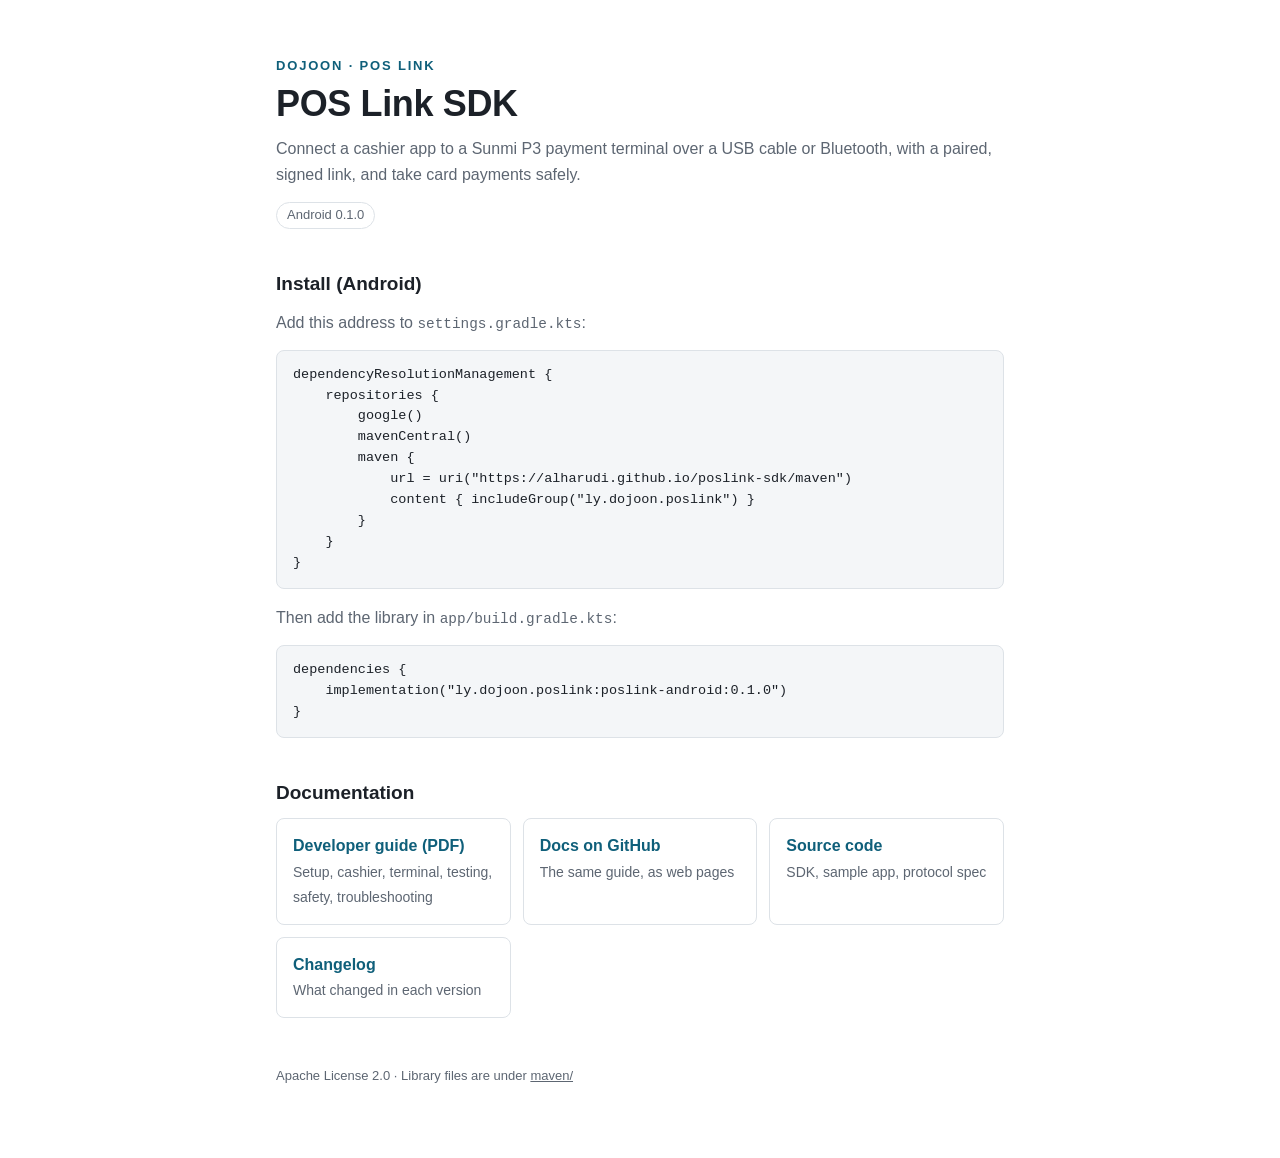
<file: index.html>
<!doctype html>
<html lang="en">
<head>
<meta charset="utf-8">
<meta name="viewport" content="width=device-width, initial-scale=1">
<title>POS Link SDK</title>
<meta name="description" content="Connect a cashier app to a Sunmi P3 payment terminal over USB or Bluetooth.">
<style>
  :root {
    --bg: #ffffff; --ink: #1c2128; --muted: #5d6672; --line: #dde2e7; --soft: #f4f6f8;
    --accent: #0f5f7a;
    --mono: ui-monospace, "SF Mono", Menlo, Consolas, monospace;
    color-scheme: light dark;
  }
  @media (prefers-color-scheme: dark) {
    :root { --bg: #111418; --ink: #e6e9ed; --muted: #9aa4af; --line: #2a3038; --soft: #1a1f25; --accent: #5fb7d3; }
  }
  * { box-sizing: border-box; }
  body {
    margin: 0; background: var(--bg); color: var(--ink);
    font: 16px/1.6 -apple-system, BlinkMacSystemFont, "Segoe UI", Roboto, "Helvetica Neue", Arial, sans-serif;
  }
  main { max-width: 760px; margin: 0 auto; padding: 56px 16px 72px; }
  .brand { font-size: 13px; font-weight: 600; letter-spacing: .14em; text-transform: uppercase; color: var(--accent); }
  h1 { font-size: 36px; line-height: 1.15; margin: 6px 0 12px; letter-spacing: -.01em; }
  h2 { font-size: 19px; margin: 40px 0 10px; }
  p { margin: 0 0 14px; color: var(--muted); }
  .version { font-variant-numeric: tabular-nums; }
  .badge { display: inline-block; font-size: 13px; padding: 2px 10px; border: 1px solid var(--line); border-radius: 999px; color: var(--muted); }
  pre {
    margin: 0 0 16px; padding: 14px 16px; background: var(--soft); border: 1px solid var(--line);
    border-radius: 8px; overflow-x: auto; font: 13.5px/1.55 var(--mono);
  }
  code { font-family: var(--mono); font-size: .9em; }
  .links { display: grid; grid-template-columns: repeat(auto-fit, minmax(210px, 1fr)); gap: 12px; margin-top: 8px; }
  .links a {
    display: block; padding: 14px 16px; border: 1px solid var(--line); border-radius: 8px;
    color: var(--ink); text-decoration: none;
  }
  .links a:hover { border-color: var(--accent); }
  .links strong { display: block; color: var(--accent); }
  .links span { font-size: 14px; color: var(--muted); }
  footer { margin-top: 48px; font-size: 13px; color: var(--muted); }
  footer a { color: inherit; }
</style>
</head>
<body>
<main>
  <div class="brand">Dojoon · POS Link</div>
  <h1>POS Link SDK</h1>
  <p>Connect a cashier app to a Sunmi P3 payment terminal over a USB cable or Bluetooth, with a
  paired, signed link, and take card payments safely.</p>
  <span class="badge">Android <span class="version">0.1.0</span></span>

  <h2>Install (Android)</h2>
  <p>Add this address to <code>settings.gradle.kts</code>:</p>
<pre>dependencyResolutionManagement {
    repositories {
        google()
        mavenCentral()
        maven {
            url = uri("https://alharudi.github.io/poslink-sdk/maven")
            content { includeGroup("ly.dojoon.poslink") }
        }
    }
}</pre>
  <p>Then add the library in <code>app/build.gradle.kts</code>:</p>
<pre>dependencies {
    implementation("ly.dojoon.poslink:poslink-android:<span class="version">0.1.0</span>")
}</pre>

  <h2>Documentation</h2>
  <div class="links">
    <a id="guide" href="poslink-android-guide-0.1.0.pdf"><strong>Developer guide (PDF)</strong><span>Setup, cashier, terminal, testing, safety, troubleshooting</span></a>
    <a href="https://github.com/Alharudi/poslink-sdk/blob/main/docs/README.md"><strong>Docs on GitHub</strong><span>The same guide, as web pages</span></a>
    <a href="https://github.com/Alharudi/poslink-sdk"><strong>Source code</strong><span>SDK, sample app, protocol spec</span></a>
    <a href="https://github.com/Alharudi/poslink-sdk/blob/main/CHANGELOG.md"><strong>Changelog</strong><span>What changed in each version</span></a>
  </div>

  <footer>Apache License 2.0 · Library files are under <a href="maven/ly/dojoon/poslink/poslink-android/maven-metadata.xml">maven/</a></footer>
</main>
<script>
  // Show the newest version from the Maven metadata, so this page needs no edit per release.
  fetch("maven/ly/dojoon/poslink/poslink-android/maven-metadata.xml")
    .then(r => r.ok ? r.text() : Promise.reject(r.status))
    .then(xml => {
      const v = new DOMParser().parseFromString(xml, "application/xml").querySelector("release")?.textContent?.trim();
      if (!v) return;
      document.querySelectorAll(".version").forEach(el => { el.textContent = v; });
      document.getElementById("guide").href = "poslink-android-guide-" + v + ".pdf";
    })
    .catch(() => {});
</script>
</body>
</html>
</file>
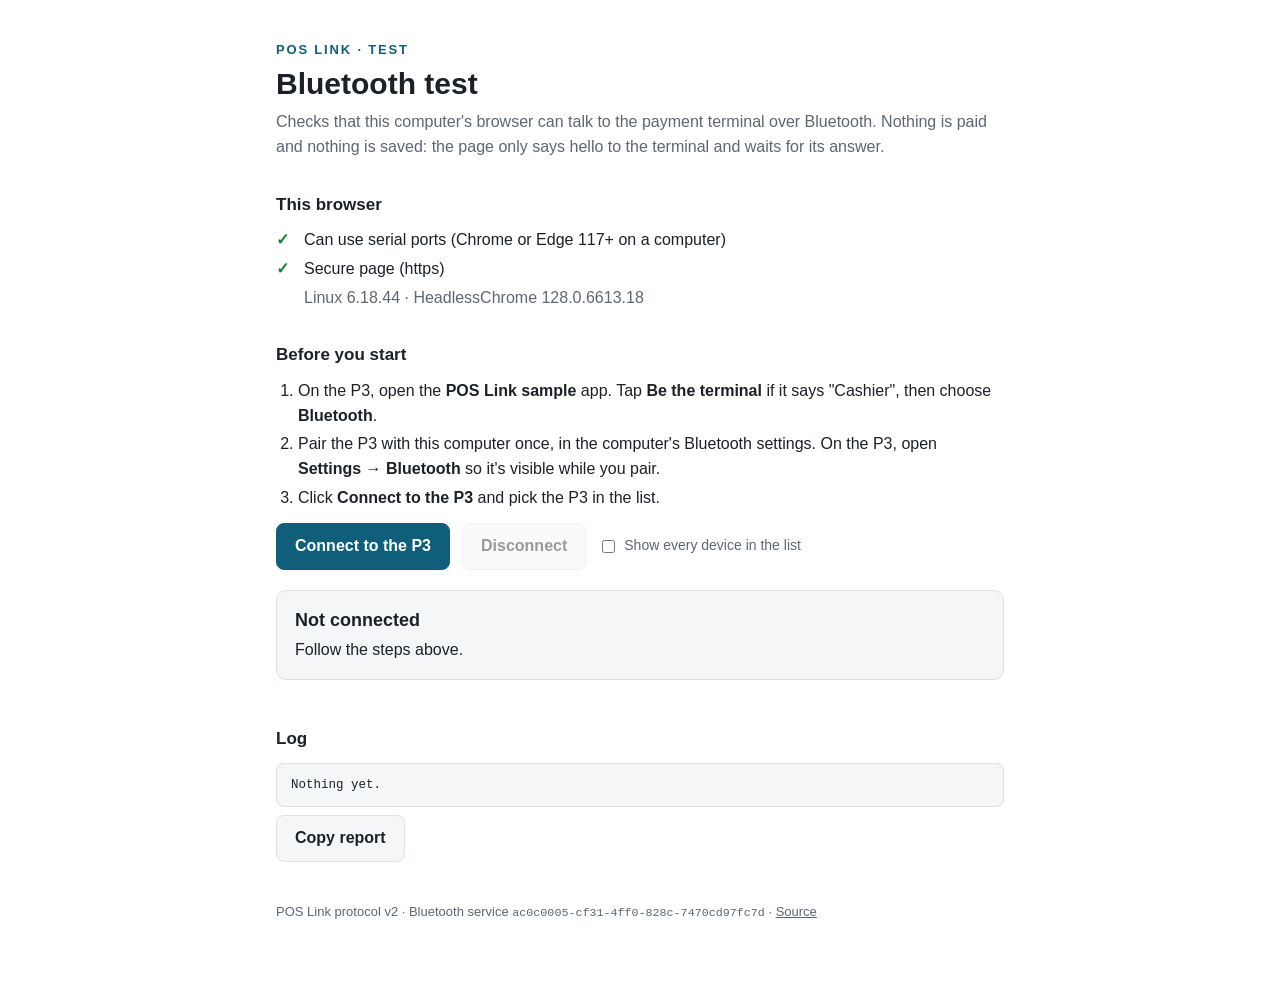
<file: test/bluetooth.html>
<!doctype html>
<html lang="en">
<head>
<meta charset="utf-8">
<meta name="viewport" content="width=device-width, initial-scale=1">
<title>POS Link Bluetooth Test</title>
<meta name="description" content="Checks that this computer's browser can reach a POS Link terminal over Bluetooth.">
<style>
  :root {
    --bg: #ffffff; --ink: #1c2128; --muted: #5d6672; --line: #dde2e7; --soft: #f4f6f8;
    --accent: #0f5f7a; --accent-ink: #ffffff;
    --ok: #1a7f37; --ok-soft: #e7f5ea; --bad: #b42318; --bad-soft: #fdecea; --wait: #8a6100; --wait-soft: #fdf6e3;
    --mono: ui-monospace, "SF Mono", Menlo, Consolas, monospace;
    color-scheme: light dark;
  }
  @media (prefers-color-scheme: dark) {
    :root {
      --bg: #111418; --ink: #e6e9ed; --muted: #9aa4af; --line: #2a3038; --soft: #1a1f25;
      --accent: #5fb7d3; --accent-ink: #0b1a20;
      --ok: #5cc777; --ok-soft: #13251a; --bad: #ff7b72; --bad-soft: #2a1514; --wait: #e3b341; --wait-soft: #2a2312;
    }
  }
  * { box-sizing: border-box; }
  body {
    margin: 0; background: var(--bg); color: var(--ink);
    font: 16px/1.55 -apple-system, BlinkMacSystemFont, "Segoe UI", Roboto, "Helvetica Neue", Arial, sans-serif;
  }
  main { max-width: 760px; margin: 0 auto; padding: 40px 16px 64px; }
  .brand { font-size: 13px; font-weight: 600; letter-spacing: .14em; text-transform: uppercase; color: var(--accent); }
  h1 { font-size: 30px; line-height: 1.2; margin: 6px 0 8px; }
  h2 { font-size: 17px; margin: 32px 0 10px; }
  p { margin: 0 0 12px; color: var(--muted); }
  ol { margin: 0 0 12px; padding-left: 22px; }
  li { margin: 4px 0; }
  code { font-family: var(--mono); font-size: .9em; }
  .checks { list-style: none; padding: 0; margin: 0 0 8px; }
  .checks li { display: flex; gap: 10px; align-items: baseline; }
  .checks .mark { width: 18px; flex: none; font-weight: 700; }
  .checks .yes .mark { color: var(--ok); }
  .checks .no .mark { color: var(--bad); }
  .actions { display: flex; flex-wrap: wrap; gap: 12px; align-items: center; margin: 8px 0 4px; }
  button {
    font: inherit; font-weight: 600; padding: 10px 18px; border-radius: 8px; cursor: pointer;
    border: 1px solid var(--line); background: var(--soft); color: var(--ink);
  }
  button.primary { background: var(--accent); border-color: var(--accent); color: var(--accent-ink); }
  button:disabled { opacity: .45; cursor: default; }
  label { color: var(--muted); font-size: 14px; display: flex; gap: 6px; align-items: center; }
  .status {
    margin: 20px 0 0; padding: 16px 18px; border-radius: 10px; border: 1px solid var(--line); background: var(--soft);
  }
  .status strong { display: block; font-size: 18px; margin-bottom: 4px; }
  .status p { margin: 0; color: inherit; }
  .status.ok { background: var(--ok-soft); border-color: var(--ok); }
  .status.ok strong { color: var(--ok); }
  .status.bad { background: var(--bad-soft); border-color: var(--bad); }
  .status.bad strong { color: var(--bad); }
  .status.wait { background: var(--wait-soft); border-color: var(--wait); }
  .status.wait strong { color: var(--wait); }
  dl.details { display: grid; grid-template-columns: max-content 1fr; gap: 4px 16px; margin: 14px 0 0; font-size: 15px; }
  dl.details dt { color: var(--muted); }
  dl.details dd { margin: 0; overflow-wrap: anywhere; }
  pre.log {
    margin: 0; padding: 12px 14px; max-height: 300px; overflow: auto; background: var(--soft);
    border: 1px solid var(--line); border-radius: 8px; font: 12.5px/1.5 var(--mono); white-space: pre-wrap; overflow-wrap: anywhere;
  }
  .hidden { display: none; }
  footer { margin-top: 40px; font-size: 13px; color: var(--muted); }
  footer a { color: inherit; }
</style>
</head>
<body>
<main>
  <div class="brand">POS Link · Test</div>
  <h1>Bluetooth test</h1>
  <p>Checks that this computer's browser can talk to the payment terminal over Bluetooth. Nothing
  is paid and nothing is saved: the page only says hello to the terminal and waits for its answer.</p>

  <h2>This browser</h2>
  <ul class="checks" id="checks"></ul>

  <h2>Before you start</h2>
  <ol>
    <li>On the P3, open the <strong>POS Link sample</strong> app. Tap <strong>Be the terminal</strong> if
      it says "Cashier", then choose <strong>Bluetooth</strong>.</li>
    <li>Pair the P3 with this computer once, in the computer's Bluetooth settings. On the P3, open
      <strong>Settings → Bluetooth</strong> so it's visible while you pair.</li>
    <li>Click <strong>Connect to the P3</strong> and pick the P3 in the list.</li>
  </ol>

  <div class="actions">
    <button class="primary" id="connect">Connect to the P3</button>
    <button id="disconnect" disabled>Disconnect</button>
    <label><input type="checkbox" id="showAll"> Show every device in the list</label>
  </div>

  <div class="status" id="status"><strong>Not connected</strong><p>Follow the steps above.</p></div>
  <dl class="details hidden" id="details"></dl>

  <h2>Log</h2>
  <pre class="log" id="log">Nothing yet.</pre>
  <div class="actions">
    <button id="copy">Copy report</button>
    <span id="copied" class="hidden" style="color: var(--muted); font-size: 14px">Copied. Paste it in your message.</span>
  </div>

  <footer>
    POS Link protocol v2 · Bluetooth service <code>ac0c0005-cf31-4ff0-828c-7470cd97fc7d</code> ·
    <a href="https://github.com/Alharudi/poslink-sdk">Source</a>
  </footer>
</main>

<script type="module">
import { encodeJsonFrame, FrameDecoder, HELLO, payloadJson, typeName } from "./poslink-frames.js";

const SERVICE = "ac0c0005-cf31-4ff0-828c-7470cd97fc7d";
const ANSWER_TIMEOUT_MS = 12000;
const HELLO_EVERY_MS = 3000;

const $ = (id) => document.getElementById(id);
const lines = [];
let result = "Not run";
let peerSummary = "";
let session = null;

// ---- Environment ----

const env = { computer: "unknown", browser: navigator.userAgent };

async function describeEnvironment() {
  const ua = navigator.userAgentData;
  if (ua?.getHighEntropyValues) {
    try {
      const v = await ua.getHighEntropyValues(["platform", "platformVersion", "fullVersionList"]);
      let os = v.platform || "unknown";
      if (os === "Windows" && v.platformVersion) os += parseInt(v.platformVersion, 10) >= 13 ? " 11" : " 10";
      else if (v.platformVersion) os += ` ${v.platformVersion}`;
      env.computer = os;
      const brand = (v.fullVersionList || []).find((b) => /Chrome|Edge|Opera/.test(b.brand) && !/Not/.test(b.brand))
        ?? (v.fullVersionList || []).find((b) => b.brand === "Chromium");
      if (brand) env.browser = `${brand.brand} ${brand.version}`;
    } catch { /* keep the user agent */ }
  }
  const checks = [
    ["serial" in navigator, "Can use serial ports (Chrome or Edge 117+ on a computer)",
      "Can't use serial ports. Open this page in Chrome or Edge, version 117 or newer, on a computer. Firefox and Safari can't do this."],
    [window.isSecureContext, "Secure page (https)", "Not a secure page. Open it over https."],
  ];
  $("checks").innerHTML = "";
  for (const [okay, yes, no] of checks) {
    const li = document.createElement("li");
    li.className = okay ? "yes" : "no";
    li.innerHTML = `<span class="mark">${okay ? "✓" : "✗"}</span><span></span>`;
    li.lastChild.textContent = okay ? yes : no;
    $("checks").append(li);
  }
  const info = document.createElement("li");
  info.innerHTML = `<span class="mark"></span><span></span>`;
  info.lastChild.textContent = `${env.computer} · ${env.browser}`;
  info.style.color = "var(--muted)";
  $("checks").append(info);
  $("connect").disabled = !("serial" in navigator && window.isSecureContext);
}

// ---- Output ----

function log(text) {
  const t = new Date().toISOString().slice(11, 23);
  lines.push(`${t}  ${text}`);
  $("log").textContent = lines.join("\n");
  $("log").scrollTop = $("log").scrollHeight;
}

function setStatus(kind, title, text) {
  $("status").className = `status ${kind}`;
  $("status").innerHTML = "<strong></strong><p></p>";
  $("status").firstChild.textContent = title;
  $("status").lastChild.textContent = text;
  if (kind === "ok" || kind === "bad") result = `${kind === "ok" ? "PASS" : "FAIL"}: ${title}. ${text}`;
}

function showDetails(rows) {
  const dl = $("details");
  dl.innerHTML = "";
  for (const [k, v] of rows) {
    if (v == null || v === "") continue;
    const dt = document.createElement("dt");
    const dd = document.createElement("dd");
    dt.textContent = k;
    dd.textContent = v;
    dl.append(dt, dd);
  }
  dl.classList.toggle("hidden", !rows.length);
}

// ---- The test ----

function randomBytes(n) {
  return crypto.getRandomValues(new Uint8Array(n));
}

function hex(bytes) {
  return Array.from(bytes, (b) => b.toString(16).padStart(2, "0")).join("");
}

function base64(bytes) {
  return btoa(String.fromCharCode(...bytes));
}

async function connect() {
  lines.length = 0;
  showDetails([]);
  result = "Not finished";
  peerSummary = "";
  $("copied").classList.add("hidden");

  let port;
  try {
    const options = { allowedBluetoothServiceClassIds: [SERVICE] };
    if (!$("showAll").checked) options.filters = [{ bluetoothServiceClassId: SERVICE }];
    port = await navigator.serial.requestPort(options);
  } catch (e) {
    log(`requestPort: ${e.name}: ${e.message}`);
    if (e.name === "NotFoundError") {
      setStatus("bad", "No device chosen",
        "If the P3 wasn't in the list: pair it in this computer's Bluetooth settings first, check that the sample app is open as terminal with Bluetooth, then try again. You can also tick \"Show every device in the list\".");
    } else {
      setStatus("bad", "The browser refused", `${e.name}: ${e.message}`);
    }
    return;
  }

  const info = port.getInfo();
  log(`Chosen: ${JSON.stringify(info)}`);
  if (info.bluetoothServiceClassId && info.bluetoothServiceClassId.toLowerCase() !== SERVICE) {
    log(`Warning: this is Bluetooth service ${info.bluetoothServiceClassId}, not POS Link's.`);
  }
  if (!info.bluetoothServiceClassId) log("Warning: this port isn't a Bluetooth service (a USB or built-in serial port?).");

  setStatus("wait", "Connecting…", "Opening the Bluetooth connection to the P3.");
  const openedAt = performance.now();
  try {
    await port.open({ baudRate: 115200 }); // Bluetooth ignores the speed; the API requires one.
  } catch (e) {
    log(`open: ${e.name}: ${e.message}`);
    setStatus("bad", "Couldn't connect to the P3",
      "Is the P3 nearby with Bluetooth on, and is the sample app open as terminal with Bluetooth chosen? Another cashier connected to it can also block this. Details are in the log.");
    return;
  }
  log(`Connected in ${Math.round(performance.now() - openedAt)} ms`);

  const s = {
    port,
    writer: port.writable.getWriter(),
    reader: port.readable.getReader(),
    decoder: new FrameDecoder(),
    deviceId: hex(randomBytes(16)),
    sessionId: crypto.randomUUID(),
    nonce: base64(randomBytes(16)),
    bytesIn: 0,
    bytesOut: 0,
    lastHelloAt: 0,
    done: false,
    closing: false,
    timers: [],
  };
  session = s;
  $("connect").disabled = true;
  $("disconnect").disabled = false;
  setStatus("wait", "Connected. Waiting for the P3 to answer…", "This takes a second or two.");

  readLoop(s);
  await sendHello(s, true);
  s.timers.push(setInterval(() => { if (!s.done) sendHello(s, true); }, HELLO_EVERY_MS));
  s.timers.push(setTimeout(() => {
    if (s.done) return;
    if (s.bytesIn === 0) {
      fail(s, "The P3 didn't answer",
        "The Bluetooth connection opened, but nothing came back. Check that the sample app on the P3 is the terminal with Bluetooth chosen, and that this computer picked the right device.");
    } else {
      fail(s, "The P3 sent data, but not a POS Link answer",
        `Received ${s.bytesIn} bytes (${s.decoder.crcErrors} damaged frames). Another app may be using this Bluetooth service.`);
    }
  }, ANSWER_TIMEOUT_MS));
}

async function sendHello(s, needReply, known) {
  const payload = {
    protocol: 2,
    role: "cashier",
    deviceId: s.deviceId,
    name: "Bluetooth test page",
    manufacturer: "Browser",
    model: env.browser,
    appVersion: "bluetooth-test 1",
    sdkVersion: "web-test",
    sessionId: s.sessionId,
    nonce: s.nonce,
    needReply,
  };
  if (known !== undefined) payload.known = known;
  const bytes = encodeJsonFrame(HELLO, payload);
  try {
    await s.writer.write(bytes);
    s.bytesOut += bytes.length;
    if (needReply) s.lastHelloAt = performance.now();
    log(`→ HELLO (${needReply ? "asking for an answer" : "answer"}), ${bytes.length} bytes`);
  } catch (e) {
    log(`write: ${e.name}: ${e.message}`);
    if (!s.closing) fail(s, "Sending failed", "The connection dropped while sending. Details are in the log.");
  }
}

async function readLoop(s) {
  try {
    for (;;) {
      const { value, done } = await s.reader.read();
      if (done) break;
      s.bytesIn += value.length;
      for (const frame of s.decoder.add(value)) onFrame(s, frame);
    }
  } catch (e) {
    if (!s.closing) {
      log(`read: ${e.name}: ${e.message}`);
      if (!s.done) fail(s, "The connection dropped", "The P3 went away during the test. Details are in the log.");
      else log("The connection closed.");
    }
  }
}

function onFrame(s, frame) {
  if (frame.version === 1) {
    log(`← a protocol v1 frame (type ${frame.type})`);
    fail(s, "The P3 runs the old app",
      "It answered with protocol v1, which is the sunmi_usb app. Open the POS Link sample on the P3 instead.");
    return;
  }
  const name = typeName(frame.type);
  if (frame.type !== HELLO) {
    log(`← ${name} (counter ${frame.counter}, ${frame.payload.length} bytes)`);
    return;
  }
  const hello = payloadJson(frame);
  if (!hello) {
    log("← HELLO with an unreadable payload");
    return;
  }
  log(`← HELLO from "${hello.name}" (${hello.role}, protocol ${hello.protocol}, ${hello.needReply ? "asking for an answer" : "answer"})`);
  if (hello.protocol !== 2) {
    fail(s, "Different protocol version", `The P3 speaks protocol ${hello.protocol}; this page speaks 2.`);
    return;
  }
  if (hello.role !== "terminal") {
    fail(s, "The P3 is set as a cashier", "On the P3, tap \"Be the terminal\" in the sample app, then test again.");
    return;
  }
  if (hello.needReply) sendHello(s, false, false);
  if (!hello.needReply && "known" in hello && !s.done) {
    pass(s, hello, Math.round(performance.now() - s.lastHelloAt));
  }
}

function pass(s, hello, answerMs) {
  s.done = true;
  clearTimers(s);
  setStatus("ok", "The link works in both directions",
    "The P3 got this page's message and answered it. A browser on this computer can be a POS Link cashier over Bluetooth.");
  const device = [hello.manufacturer, hello.model].filter(Boolean).join(" ");
  peerSummary = `${hello.name} (${device}), app ${hello.appVersion ?? "?"}, SDK ${hello.sdkVersion ?? "?"}`;
  showDetails([
    ["Terminal", hello.name],
    ["Device", device],
    ["App version", hello.appVersion],
    ["SDK version", hello.sdkVersion],
    ["Answer time", `${answerMs} ms`],
    ["Knows this page", hello.known ? "yes" : "no (expected: this test doesn't pair)"],
  ]);
  log(`PASS: answer in ${answerMs} ms`);
}

function fail(s, title, text) {
  if (s.done) return;
  s.done = true;
  clearTimers(s);
  setStatus("bad", title, text);
  log(`FAIL: ${title}`);
}

function clearTimers(s) {
  s.timers.forEach((t) => { clearInterval(t); clearTimeout(t); });
  s.timers = [];
}

async function disconnect() {
  const s = session;
  if (!s) return;
  session = null;
  s.closing = true;
  clearTimers(s);
  try { await s.reader.cancel(); } catch {}
  try { s.reader.releaseLock(); } catch {}
  try { s.writer.releaseLock(); } catch {}
  try { await s.port.close(); } catch (e) { log(`close: ${e.name}: ${e.message}`); }
  log(`Disconnected. Sent ${s.bytesOut} bytes, received ${s.bytesIn}, damaged frames ${s.decoder.crcErrors}.`);
  if (!s.done) setStatus("", "Disconnected", "The test was stopped before the P3 answered.");
  $("connect").disabled = false;
  $("disconnect").disabled = true;
}

async function copyReport() {
  const text = [
    "POS Link Bluetooth test",
    `Result: ${result}`,
    `Computer: ${env.computer}`,
    `Browser: ${env.browser}`,
    peerSummary && `Terminal: ${peerSummary}`,
    `Page: ${location.href}`,
    "",
    ...lines,
  ].filter((l) => l !== "").join("\n");
  try {
    await navigator.clipboard.writeText(text);
    $("copied").classList.remove("hidden");
  } catch {
    $("log").textContent = text;
    getSelection().selectAllChildren($("log"));
  }
}

$("connect").addEventListener("click", connect);
$("disconnect").addEventListener("click", disconnect);
$("copy").addEventListener("click", copyReport);
navigator.serial?.addEventListener("disconnect", () => { if (session) { log("The device disconnected."); disconnect(); } });
describeEnvironment();
</script>
</body>
</html>
</file>
